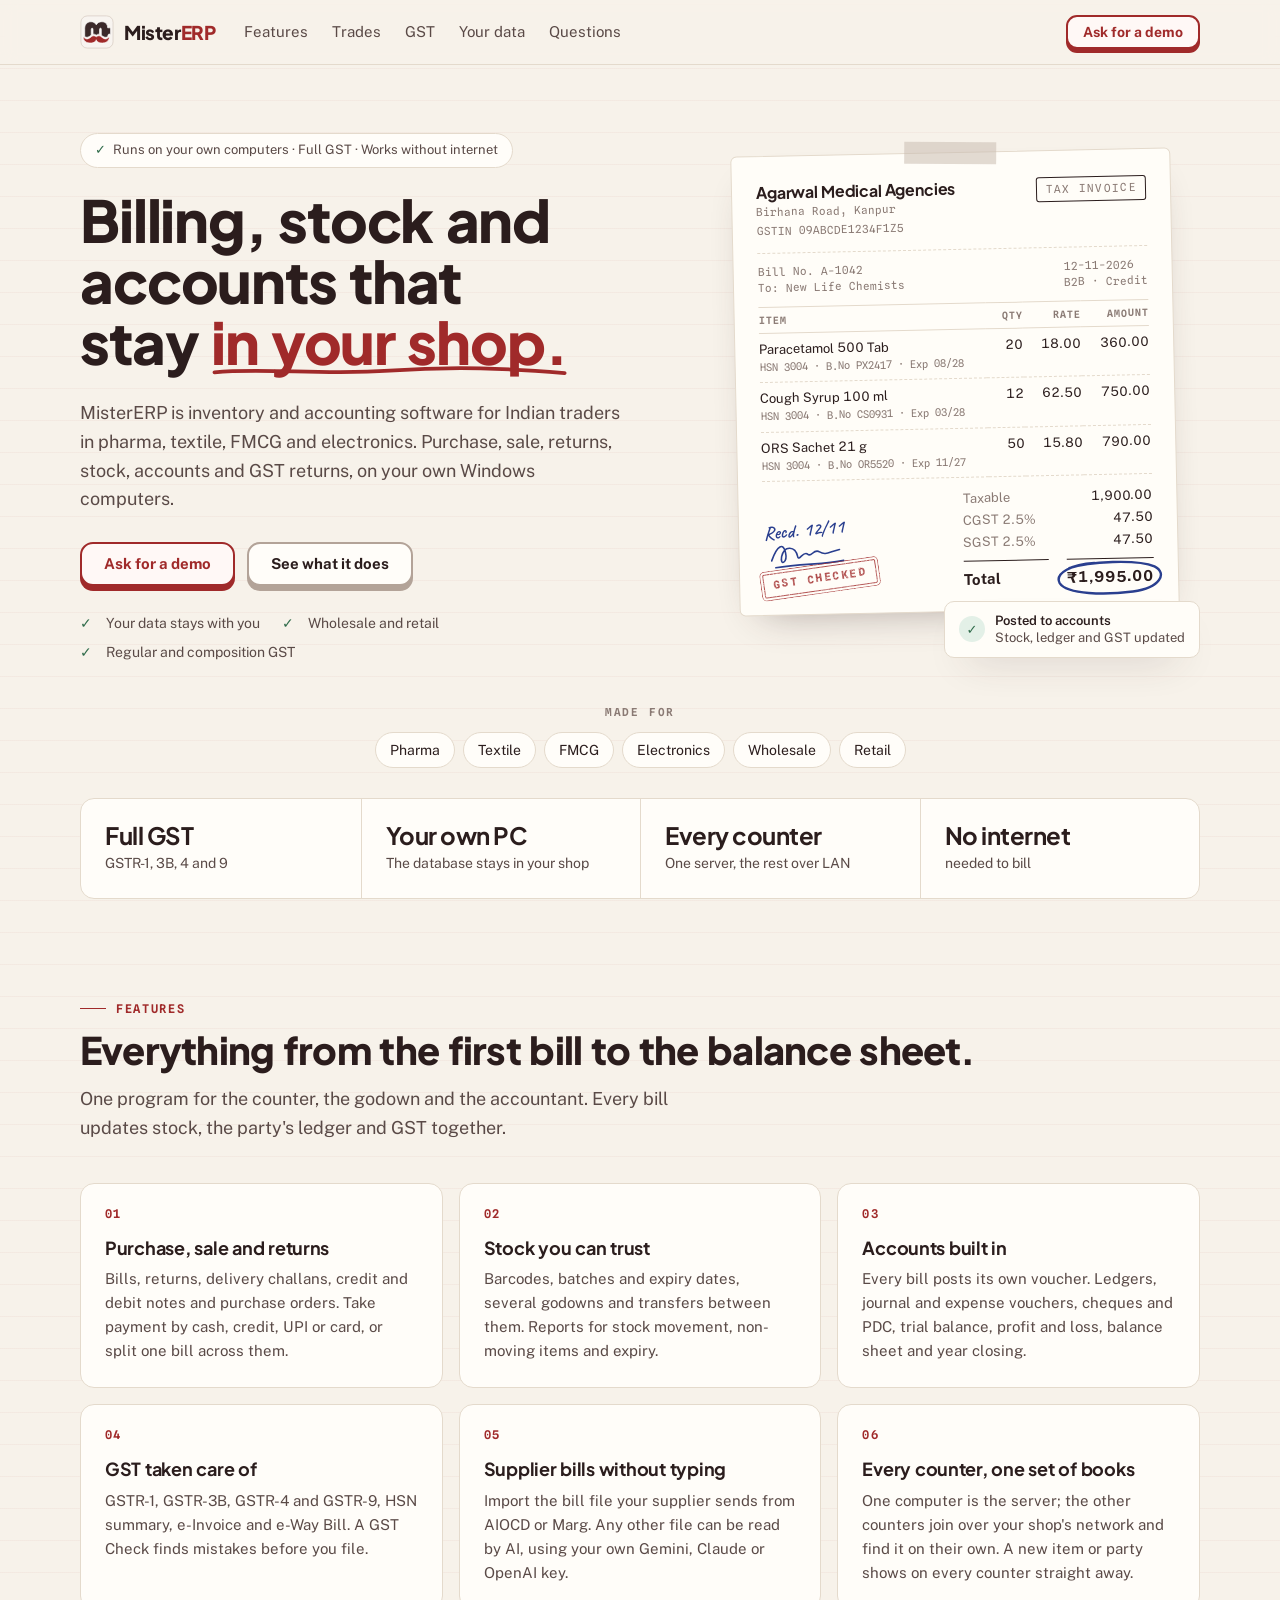
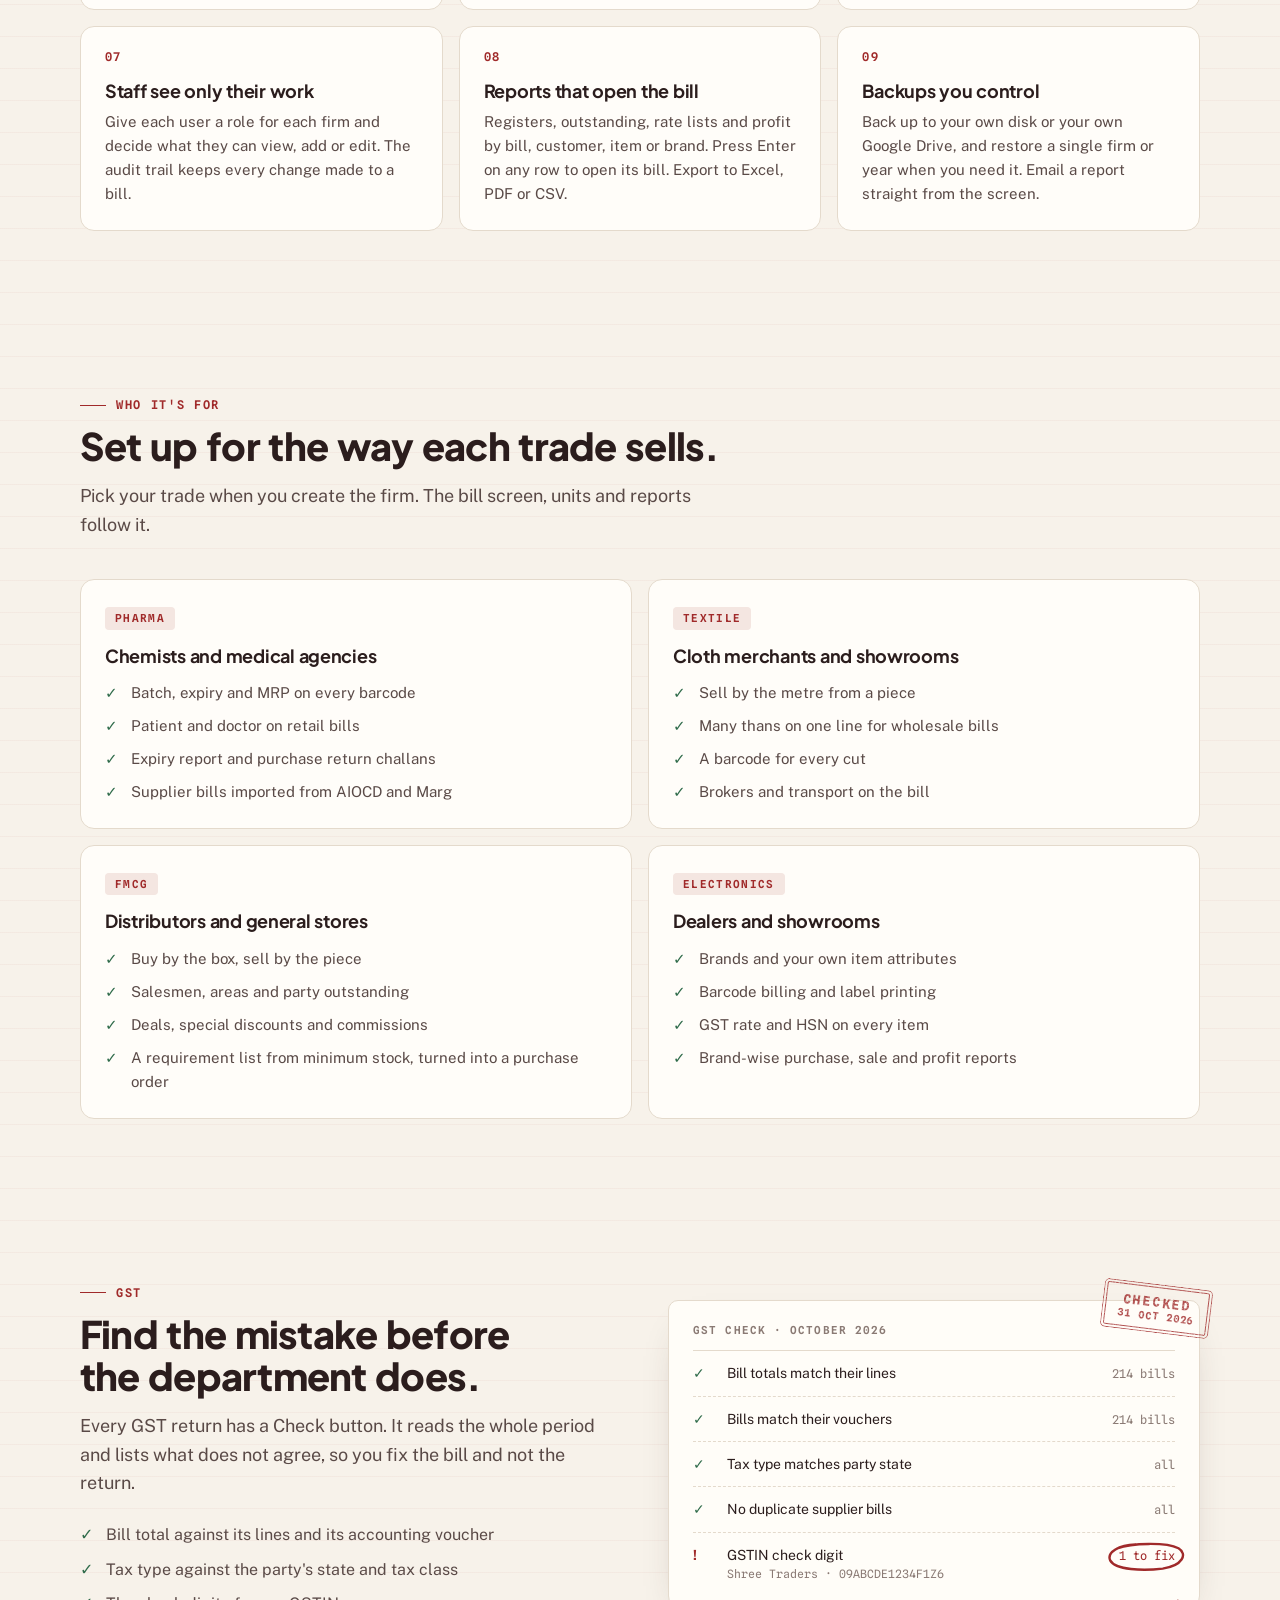
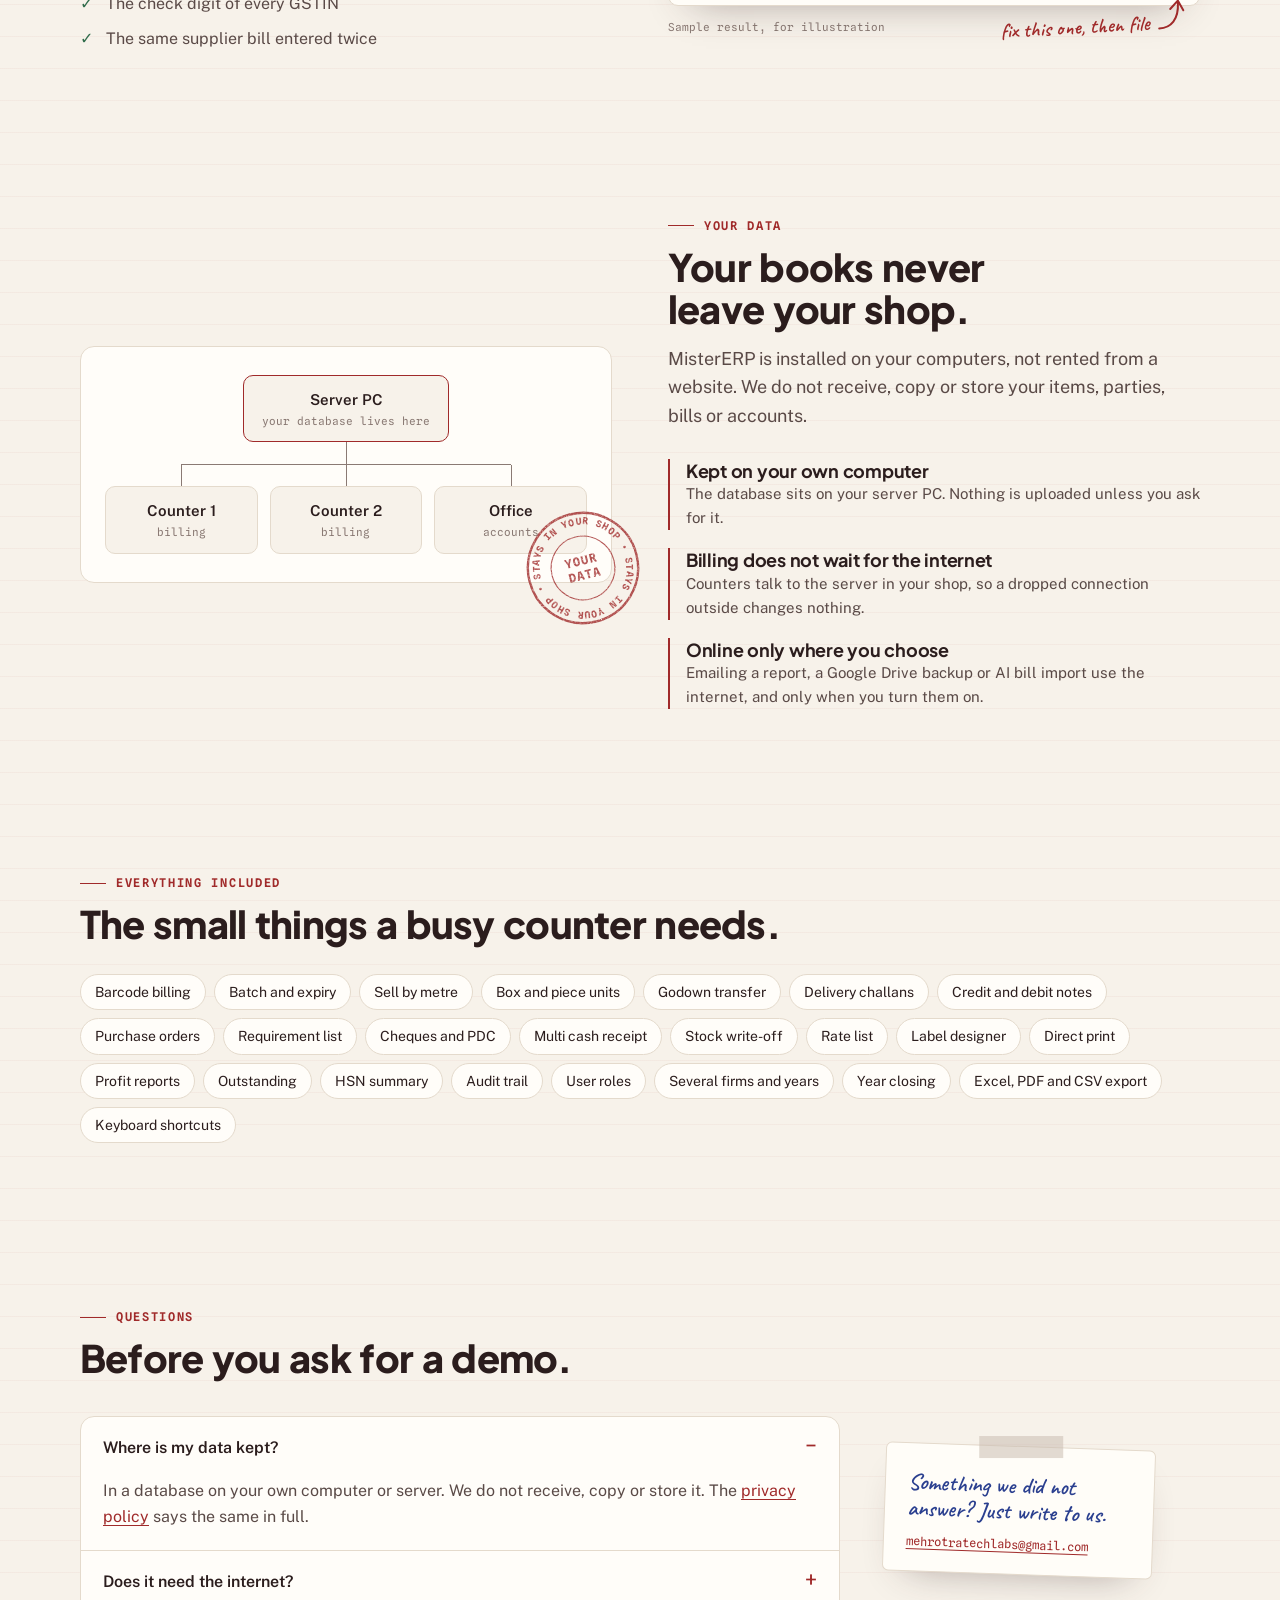
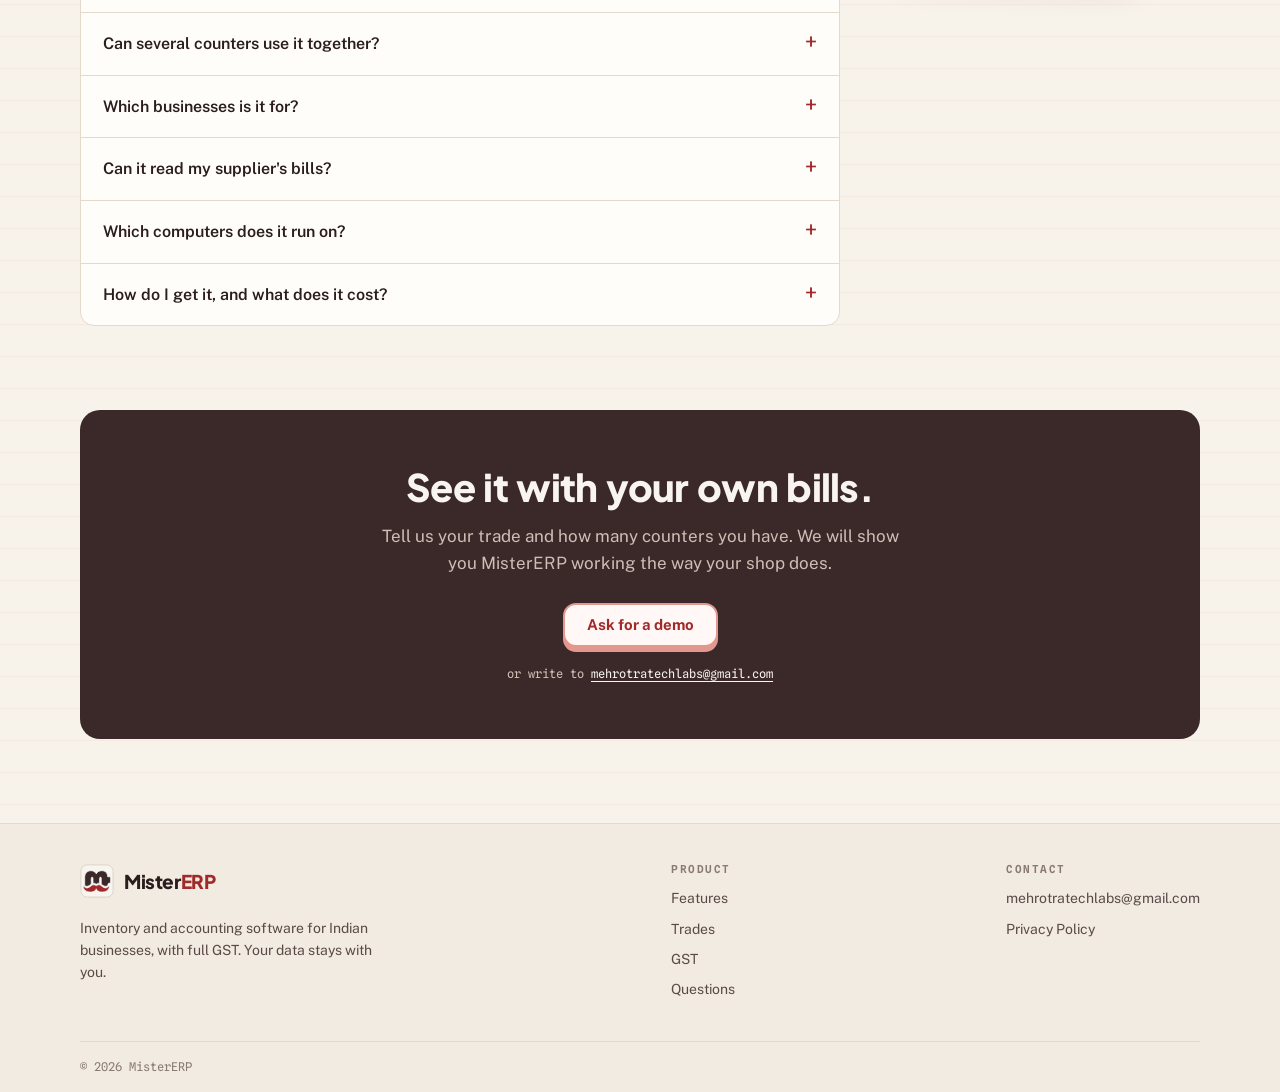
<file: index.html>
<!doctype html>
<html lang="en">
<head>
  <meta charset="utf-8">
  <meta name="viewport" content="width=device-width, initial-scale=1">
  <title>MisterERP: billing, stock, accounts and GST for Indian traders</title>
  <meta name="description" content="MisterERP: inventory and accounting software for Indian businesses, with full GST. For pharma, textile, FMCG and electronics traders. Runs on your own Windows computers; your data stays with you.">
  <meta name="theme-color" content="#f7f2ea">
  <meta property="og:title" content="MisterERP">
  <meta property="og:description" content="Billing, stock, accounts and GST for Indian traders. Runs on your own computers.">
  <meta property="og:type" content="website">
  <meta property="og:url" content="https://mrerp.in/">
  <meta property="og:image" content="https://mrerp.in/apple-touch-icon.png">
  <link rel="icon" href="favicon.ico" sizes="48x48">
  <link rel="icon" href="favicon.svg" type="image/svg+xml">
  <link rel="apple-touch-icon" href="apple-touch-icon.png">
  <link rel="preconnect" href="https://fonts.googleapis.com">
  <link rel="preconnect" href="https://fonts.gstatic.com" crossorigin>
  <link rel="stylesheet" href="https://fonts.googleapis.com/css2?family=Plus+Jakarta+Sans:wght@600..800&amp;family=Public+Sans:wght@400..700&amp;family=Spline+Sans+Mono:wght@400..700&amp;family=Caveat:wght@500..700&amp;display=swap">
  <link rel="stylesheet" href="style.css">
</head>
<body>
  <header class="top">
    <div class="wrap">
      <a class="brand" href="./"><img src="favicon.svg" alt="" width="34" height="34"><span>Mister<em>ERP</em></span></a>
      <nav class="nav" aria-label="Sections">
        <a href="#features">Features</a>
        <a href="#trades">Trades</a>
        <a href="#gst">GST</a>
        <a href="#data">Your data</a>
        <a href="#questions">Questions</a>
      </nav>
      <a class="btn small" href="mailto:mehrotratechlabs@gmail.com?subject=MisterERP%20demo">Ask for a demo</a>
    </div>
  </header>

  <main>
    <section class="hero">
      <div class="wrap">
        <div>
          <p class="pill"><b>✓</b> Runs on your own computers · Full GST · Works without internet</p>
          <h1>Billing, stock and accounts that stay <em>in your shop.</em></h1>
          <p class="lede">MisterERP is inventory and accounting software for Indian traders in pharma, textile, FMCG and electronics. Purchase, sale, returns, stock, accounts and GST returns, on your own Windows computers.</p>
          <div class="cta">
            <a class="btn" href="mailto:mehrotratechlabs@gmail.com?subject=MisterERP%20demo">Ask for a demo</a>
            <a class="btn ghost" href="#features">See what it does</a>
          </div>
          <ul class="ticks">
            <li>Your data stays with you</li>
            <li>Wholesale and retail</li>
            <li>Regular and composition GST</li>
          </ul>
        </div>

        <div class="hero-art" role="img" aria-label="Illustration: a GST tax invoice with batch numbers, tax split and total, a GST checked stamp and a handwritten received note.">
          <div class="sheet bill" aria-hidden="true">
            <div class="bill-head">
              <div>
                <strong>Agarwal Medical Agencies</strong>
                <span>Birhana Road, Kanpur<br>GSTIN 09ABCDE1234F1Z5</span>
              </div>
              <span class="bill-tag">TAX INVOICE</span>
            </div>
            <div class="bill-meta">
              <span>Bill No. A-1042<br>To: New Life Chemists</span>
              <span>12-11-2026<br>B2B · Credit</span>
            </div>
            <table>
              <thead>
                <tr><th>Item</th><th>Qty</th><th>Rate</th><th>Amount</th></tr>
              </thead>
              <tbody>
                <tr><td>Paracetamol 500 Tab<small>HSN 3004 · B.No PX2417 · Exp 08/28</small></td><td>20</td><td>18.00</td><td>360.00</td></tr>
                <tr><td>Cough Syrup 100 ml<small>HSN 3004 · B.No CS0931 · Exp 03/28</small></td><td>12</td><td>62.50</td><td>750.00</td></tr>
                <tr><td>ORS Sachet 21 g<small>HSN 3004 · B.No OR5520 · Exp 11/27</small></td><td>50</td><td>15.80</td><td>790.00</td></tr>
              </tbody>
            </table>
            <div class="bill-foot">
              <div class="bill-marks">
                <span class="hand">Recd. 12/11</span>
                <svg viewBox="0 0 78 30" fill="none" stroke="currentColor" stroke-width="1.6" stroke-linecap="round"><path d="M2 20C8 4 14 2 16 12s-6 14-4 4c3-12 14-10 16 0 1 6 6-6 10-2s6-6 12-2 10 0 20-2M6 27c24-4 49-2 68-6"/></svg>
                <span class="stamp">GST checked</span>
              </div>
              <dl class="bill-sum">
                <dt>Taxable</dt><dd>1,900.00</dd>
                <dt>CGST 2.5%</dt><dd>47.50</dd>
                <dt>SGST 2.5%</dt><dd>47.50</dd>
                <dt class="total">Total</dt><dd class="total"><span class="circled">₹1,995.00</span></dd>
              </dl>
            </div>
          </div>
          <div class="sheet slip" aria-hidden="true">
            <i>✓</i>
            <span><b>Posted to accounts</b>Stock, ledger and GST updated</span>
          </div>
        </div>
      </div>
    </section>

    <section class="facts">
      <div class="wrap">
        <p class="facts-label">Made for</p>
        <ul class="chips">
          <li>Pharma</li>
          <li>Textile</li>
          <li>FMCG</li>
          <li>Electronics</li>
          <li>Wholesale</li>
          <li>Retail</li>
        </ul>
        <div class="facts-grid">
          <div><strong>Full GST</strong><span>GSTR-1, 3B, 4 and 9</span></div>
          <div><strong>Your own PC</strong><span>The database stays in your shop</span></div>
          <div><strong>Every counter</strong><span>One server, the rest over LAN</span></div>
          <div><strong>No internet</strong><span>needed to bill</span></div>
        </div>
      </div>
    </section>

    <section id="features">
      <div class="wrap">
        <p class="kicker">Features</p>
        <h2>Everything from the first bill to the balance sheet.</h2>
        <p class="lede">One program for the counter, the godown and the accountant. Every bill updates stock, the party's ledger and GST together.</p>

        <div class="grid three">
          <article class="card">
            <span class="num">01</span>
            <h3>Purchase, sale and returns</h3>
            <p>Bills, returns, delivery challans, credit and debit notes and purchase orders. Take payment by cash, credit, UPI or card, or split one bill across them.</p>
          </article>
          <article class="card">
            <span class="num">02</span>
            <h3>Stock you can trust</h3>
            <p>Barcodes, batches and expiry dates, several godowns and transfers between them. Reports for stock movement, non-moving items and expiry.</p>
          </article>
          <article class="card">
            <span class="num">03</span>
            <h3>Accounts built in</h3>
            <p>Every bill posts its own voucher. Ledgers, journal and expense vouchers, cheques and PDC, trial balance, profit and loss, balance sheet and year closing.</p>
          </article>
          <article class="card">
            <span class="num">04</span>
            <h3>GST taken care of</h3>
            <p>GSTR-1, GSTR-3B, GSTR-4 and GSTR-9, HSN summary, e-Invoice and e-Way Bill. A GST Check finds mistakes before you file.</p>
          </article>
          <article class="card">
            <span class="num">05</span>
            <h3>Supplier bills without typing</h3>
            <p>Import the bill file your supplier sends from AIOCD or Marg. Any other file can be read by AI, using your own Gemini, Claude or OpenAI key.</p>
          </article>
          <article class="card">
            <span class="num">06</span>
            <h3>Every counter, one set of books</h3>
            <p>One computer is the server; the other counters join over your shop's network and find it on their own. A new item or party shows on every counter straight away.</p>
          </article>
          <article class="card">
            <span class="num">07</span>
            <h3>Staff see only their work</h3>
            <p>Give each user a role for each firm and decide what they can view, add or edit. The audit trail keeps every change made to a bill.</p>
          </article>
          <article class="card">
            <span class="num">08</span>
            <h3>Reports that open the bill</h3>
            <p>Registers, outstanding, rate lists and profit by bill, customer, item or brand. Press Enter on any row to open its bill. Export to Excel, PDF or CSV.</p>
          </article>
          <article class="card">
            <span class="num">09</span>
            <h3>Backups you control</h3>
            <p>Back up to your own disk or your own Google Drive, and restore a single firm or year when you need it. Email a report straight from the screen.</p>
          </article>
        </div>
      </div>
    </section>

    <section id="trades">
      <div class="wrap">
        <p class="kicker">Who it's for</p>
        <h2>Set up for the way each trade sells.</h2>
        <p class="lede">Pick your trade when you create the firm. The bill screen, units and reports follow it.</p>

        <div class="grid two">
          <article class="card">
            <span class="tag">Pharma</span>
            <h3>Chemists and medical agencies</h3>
            <ul class="ticks">
              <li>Batch, expiry and MRP on every barcode</li>
              <li>Patient and doctor on retail bills</li>
              <li>Expiry report and purchase return challans</li>
              <li>Supplier bills imported from AIOCD and Marg</li>
            </ul>
          </article>
          <article class="card">
            <span class="tag">Textile</span>
            <h3>Cloth merchants and showrooms</h3>
            <ul class="ticks">
              <li>Sell by the metre from a piece</li>
              <li>Many thans on one line for wholesale bills</li>
              <li>A barcode for every cut</li>
              <li>Brokers and transport on the bill</li>
            </ul>
          </article>
          <article class="card">
            <span class="tag">FMCG</span>
            <h3>Distributors and general stores</h3>
            <ul class="ticks">
              <li>Buy by the box, sell by the piece</li>
              <li>Salesmen, areas and party outstanding</li>
              <li>Deals, special discounts and commissions</li>
              <li>A requirement list from minimum stock, turned into a purchase order</li>
            </ul>
          </article>
          <article class="card">
            <span class="tag">Electronics</span>
            <h3>Dealers and showrooms</h3>
            <ul class="ticks">
              <li>Brands and your own item attributes</li>
              <li>Barcode billing and label printing</li>
              <li>GST rate and HSN on every item</li>
              <li>Brand-wise purchase, sale and profit reports</li>
            </ul>
          </article>
        </div>
      </div>
    </section>

    <section id="gst">
      <div class="wrap split">
        <div>
          <p class="kicker">GST</p>
          <h2>Find the mistake before the department does.</h2>
          <p class="lede">Every GST return has a Check button. It reads the whole period and lists what does not agree, so you fix the bill and not the return.</p>
          <ul class="ticks">
            <li>Bill total against its lines and its accounting voucher</li>
            <li>Tax type against the party's state and tax class</li>
            <li>The check digit of every GSTIN</li>
            <li>The same supplier bill entered twice</li>
          </ul>
        </div>
        <div>
          <div class="sheet check" role="img" aria-label="Illustration: a GST Check result with four checks passed and one GSTIN to correct.">
            <div class="check-head" aria-hidden="true"><span>GST Check · October 2026</span></div>
            <span class="stamp big" aria-hidden="true">Checked<small>31 Oct 2026</small></span>
            <ul aria-hidden="true">
              <li><i>✓</i>Bill totals match their lines<span>214 bills</span></li>
              <li><i>✓</i>Bills match their vouchers<span>214 bills</span></li>
              <li><i>✓</i>Tax type matches party state<span>all</span></li>
              <li><i>✓</i>No duplicate supplier bills<span>all</span></li>
              <li class="warn"><i>!</i><div>GSTIN check digit<small>Shree Traders · 09ABCDE1234F1Z6</small></div><span><span class="circled red">1 to fix</span></span></li>
            </ul>
          </div>
          <div class="check-notes" aria-hidden="true">
            <p class="art-note">Sample result, for illustration</p>
            <p class="hand red">fix this one, then file<svg viewBox="0 0 30 34" fill="none" stroke="currentColor" stroke-width="2" stroke-linecap="round" stroke-linejoin="round"><path d="M3 30c12 0 20-8 20-25M15 11l8-8 5 10"/></svg></p>
          </div>
        </div>
      </div>
    </section>

    <section id="data">
      <div class="wrap split">
        <div>
          <div class="lan" role="img" aria-label="Diagram: one server computer in the shop holds the database; two counters and the office connect to it over the shop's network.">
            <div aria-hidden="true">
              <span class="node main">Server PC<small>your database lives here</small></span>
              <div class="wire"></div>
              <div class="lan-row">
                <span class="node">Counter 1<small>billing</small></span>
                <span class="node">Counter 2<small>billing</small></span>
                <span class="node">Office<small>accounts</small></span>
              </div>
              <svg class="seal" viewBox="0 0 120 120">
                <defs><path id="seal-arc" d="M15 60a45 45 0 1 1 90 0a45 45 0 1 1-90 0"/></defs>
                <circle cx="60" cy="60" r="57" stroke-width="2.5"/>
                <circle cx="60" cy="60" r="33" stroke-width="1.2"/>
                <text><textPath href="#seal-arc" textLength="276">STAYS IN YOUR SHOP • STAYS IN YOUR SHOP • </textPath></text>
                <text class="mid" x="60" y="57" text-anchor="middle">YOUR</text>
                <text class="mid" x="60" y="72" text-anchor="middle">DATA</text>
              </svg>
            </div>
          </div>
        </div>
        <div>
          <p class="kicker">Your data</p>
          <h2>Your books never leave your shop.</h2>
          <p class="lede">MisterERP is installed on your computers, not rented from a website. We do not receive, copy or store your items, parties, bills or accounts.</p>
          <div class="points">
            <div>
              <h3>Kept on your own computer</h3>
              <p>The database sits on your server PC. Nothing is uploaded unless you ask for it.</p>
            </div>
            <div>
              <h3>Billing does not wait for the internet</h3>
              <p>Counters talk to the server in your shop, so a dropped connection outside changes nothing.</p>
            </div>
            <div>
              <h3>Online only where you choose</h3>
              <p>Emailing a report, a Google Drive backup or AI bill import use the internet, and only when you turn them on.</p>
            </div>
          </div>
        </div>
      </div>
    </section>

    <section>
      <div class="wrap">
        <p class="kicker">Everything included</p>
        <h2>The small things a busy counter needs.</h2>
        <ul class="chips left">
          <li>Barcode billing</li>
          <li>Batch and expiry</li>
          <li>Sell by metre</li>
          <li>Box and piece units</li>
          <li>Godown transfer</li>
          <li>Delivery challans</li>
          <li>Credit and debit notes</li>
          <li>Purchase orders</li>
          <li>Requirement list</li>
          <li>Cheques and PDC</li>
          <li>Multi cash receipt</li>
          <li>Stock write-off</li>
          <li>Rate list</li>
          <li>Label designer</li>
          <li>Direct print</li>
          <li>Profit reports</li>
          <li>Outstanding</li>
          <li>HSN summary</li>
          <li>Audit trail</li>
          <li>User roles</li>
          <li>Several firms and years</li>
          <li>Year closing</li>
          <li>Excel, PDF and CSV export</li>
          <li>Keyboard shortcuts</li>
        </ul>
      </div>
    </section>

    <section id="questions">
      <div class="wrap">
        <p class="kicker">Questions</p>
        <h2>Before you ask for a demo.</h2>
        <div class="faq-row">
          <div class="faq">
            <details open>
              <summary>Where is my data kept?</summary>
              <p>In a database on your own computer or server. We do not receive, copy or store it. The <a href="privacy.html">privacy policy</a> says the same in full.</p>
            </details>
            <details>
              <summary>Does it need the internet?</summary>
              <p>Not for billing, stock, accounts or reports. The internet is used only for what you turn on yourself: emailing reports, backups to your Google Drive and AI bill import.</p>
            </details>
            <details>
              <summary>Can several counters use it together?</summary>
              <p>Yes. One computer is the server and the other counters connect over your shop's network. They find the server on their own, even after its address changes.</p>
            </details>
            <details>
              <summary>Which businesses is it for?</summary>
              <p>Pharma, textile, FMCG and electronics traders, wholesale or retail, registered as regular or composition dealers under GST.</p>
            </details>
            <details>
              <summary>Can it read my supplier's bills?</summary>
              <p>Yes. Purchase import reads the AIOCD invoice file and Marg's bill export formats. A file it cannot read can be passed to AI import, which runs on your own Gemini, Claude or OpenAI key.</p>
            </details>
            <details>
              <summary>Which computers does it run on?</summary>
              <p>Windows 10 and Windows 11.</p>
            </details>
            <details>
              <summary>How do I get it, and what does it cost?</summary>
              <p>Write to <a href="mailto:mehrotratechlabs@gmail.com?subject=MisterERP%20demo">mehrotratechlabs@gmail.com</a>. We will show it to you with your own kind of bills and tell you the price for your shop.</p>
            </details>
          </div>
          <aside class="sheet pinned hand">Something we did not answer? Just write to us.<a href="mailto:mehrotratechlabs@gmail.com">mehrotratechlabs@gmail.com</a></aside>
        </div>
      </div>
    </section>

    <section class="band">
      <div class="wrap">
        <div class="band-box">
          <h2>See it with your own bills.</h2>
          <p>Tell us your trade and how many counters you have. We will show you MisterERP working the way your shop does.</p>
          <a class="btn light" href="mailto:mehrotratechlabs@gmail.com?subject=MisterERP%20demo">Ask for a demo</a>
          <small>or write to <a href="mailto:mehrotratechlabs@gmail.com">mehrotratechlabs@gmail.com</a></small>
        </div>
      </div>
    </section>
  </main>

  <footer class="foot">
    <div class="wrap">
      <div>
        <a class="brand" href="./"><img src="favicon.svg" alt="" width="34" height="34"><span>Mister<em>ERP</em></span></a>
        <p>Inventory and accounting software for Indian businesses, with full GST. Your data stays with you.</p>
      </div>
      <nav aria-label="Product">
        <b>Product</b>
        <a href="#features">Features</a>
        <a href="#trades">Trades</a>
        <a href="#gst">GST</a>
        <a href="#questions">Questions</a>
      </nav>
      <nav aria-label="Contact and legal">
        <b>Contact</b>
        <a href="mailto:mehrotratechlabs@gmail.com">mehrotratechlabs@gmail.com</a>
        <a href="privacy.html">Privacy Policy</a>
      </nav>
    </div>
    <div class="wrap foot-end">© 2026 MisterERP</div>
  </footer>
</body>
</html>
</file>
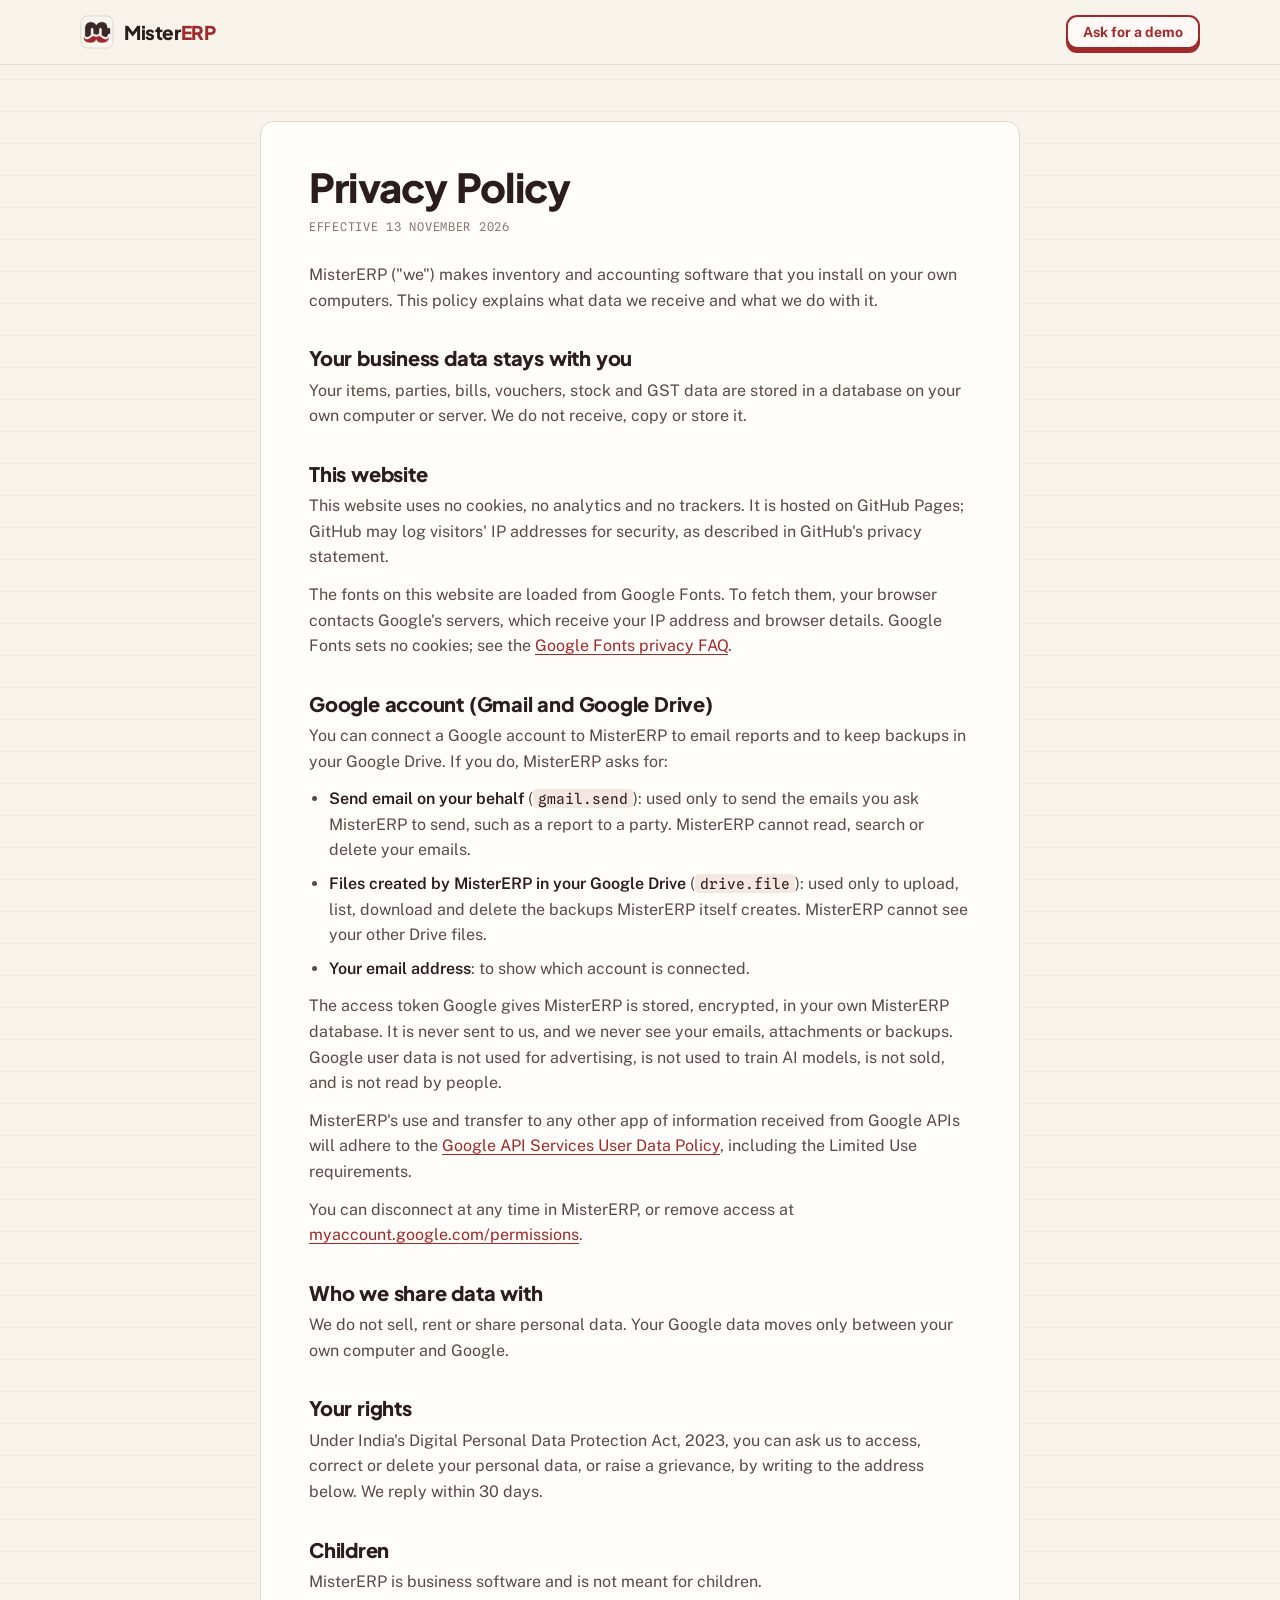
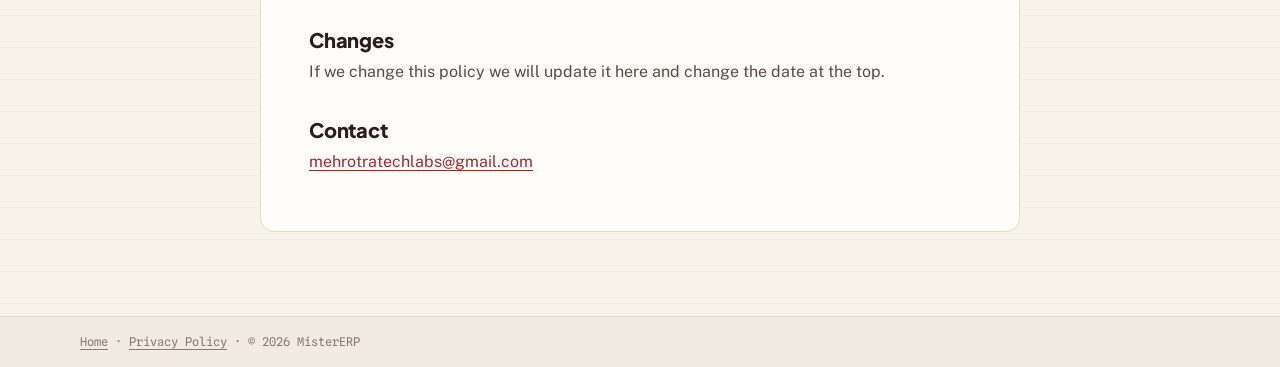
<file: privacy.html>
<!doctype html>
<html lang="en">
<head>
  <meta charset="utf-8">
  <meta name="viewport" content="width=device-width, initial-scale=1">
  <title>Privacy Policy · MisterERP</title>
  <meta name="description" content="How MisterERP handles your data.">
  <meta name="theme-color" content="#f7f2ea">
  <link rel="icon" href="favicon.ico" sizes="48x48">
  <link rel="icon" href="favicon.svg" type="image/svg+xml">
  <link rel="apple-touch-icon" href="apple-touch-icon.png">
  <link rel="preconnect" href="https://fonts.googleapis.com">
  <link rel="preconnect" href="https://fonts.gstatic.com" crossorigin>
  <link rel="stylesheet" href="https://fonts.googleapis.com/css2?family=Plus+Jakarta+Sans:wght@600..800&amp;family=Public+Sans:wght@400..700&amp;family=Spline+Sans+Mono:wght@400..700&amp;family=Caveat:wght@500..700&amp;display=swap">
  <link rel="stylesheet" href="style.css">
</head>
<body>
  <header class="top">
    <div class="wrap">
      <a class="brand" href="./"><img src="favicon.svg" alt="" width="34" height="34"><span>Mister<em>ERP</em></span></a>
      <a class="btn small" href="mailto:mehrotratechlabs@gmail.com?subject=MisterERP%20demo">Ask for a demo</a>
    </div>
  </header>

  <main class="page">
    <div class="wrap">
      <article class="prose">
        <h1>Privacy Policy</h1>
        <p class="date">Effective 13 November 2026</p>

        <p>MisterERP ("we") makes inventory and accounting software that you install on your own computers. This policy explains what data we receive and what we do with it.</p>

        <h2>Your business data stays with you</h2>
        <p>Your items, parties, bills, vouchers, stock and GST data are stored in a database on your own computer or server. We do not receive, copy or store it.</p>

        <h2>This website</h2>
        <p>This website uses no cookies, no analytics and no trackers. It is hosted on GitHub Pages; GitHub may log visitors' IP addresses for security, as described in GitHub's privacy statement.</p>
        <p>The fonts on this website are loaded from Google Fonts. To fetch them, your browser contacts Google's servers, which receive your IP address and browser details. Google Fonts sets no cookies; see the <a href="https://developers.google.com/fonts/faq/privacy">Google Fonts privacy FAQ</a>.</p>

        <h2>Google account (Gmail and Google Drive)</h2>
        <p>You can connect a Google account to MisterERP to email reports and to keep backups in your Google Drive. If you do, MisterERP asks for:</p>
        <ul>
          <li><b>Send email on your behalf</b> (<code>gmail.send</code>): used only to send the emails you ask MisterERP to send, such as a report to a party. MisterERP cannot read, search or delete your emails.</li>
          <li><b>Files created by MisterERP in your Google Drive</b> (<code>drive.file</code>): used only to upload, list, download and delete the backups MisterERP itself creates. MisterERP cannot see your other Drive files.</li>
          <li><b>Your email address</b>: to show which account is connected.</li>
        </ul>
        <p>The access token Google gives MisterERP is stored, encrypted, in your own MisterERP database. It is never sent to us, and we never see your emails, attachments or backups. Google user data is not used for advertising, is not used to train AI models, is not sold, and is not read by people.</p>
        <p>MisterERP's use and transfer to any other app of information received from Google APIs will adhere to the <a href="https://developers.google.com/terms/api-services-user-data-policy">Google API Services User Data Policy</a>, including the Limited Use requirements.</p>
        <p>You can disconnect at any time in MisterERP, or remove access at <a href="https://myaccount.google.com/permissions">myaccount.google.com/permissions</a>.</p>

        <h2>Who we share data with</h2>
        <p>We do not sell, rent or share personal data. Your Google data moves only between your own computer and Google.</p>

        <h2>Your rights</h2>
        <p>Under India's Digital Personal Data Protection Act, 2023, you can ask us to access, correct or delete your personal data, or raise a grievance, by writing to the address below. We reply within 30 days.</p>

        <h2>Children</h2>
        <p>MisterERP is business software and is not meant for children.</p>

        <h2>Changes</h2>
        <p>If we change this policy we will update it here and change the date at the top.</p>

        <h2>Contact</h2>
        <p><a href="mailto:mehrotratechlabs@gmail.com">mehrotratechlabs@gmail.com</a></p>
      </article>
    </div>
  </main>

  <footer class="foot">
    <div class="wrap foot-end"><a href="./">Home</a> · <a href="privacy.html">Privacy Policy</a> · © 2026 MisterERP</div>
  </footer>
</body>
</html>
</file>
<file: style.css>
/* MisterERP website: ruled-paper theme. Fonts from Google Fonts (linked in each page), no scripts. */

:root {
  color-scheme: light;
  --paper: #f7f2ea;
  --card: #fffdf9;
  --ink: #2b1d1d;
  --body: #5a4a47;
  --muted: #8a7a74;
  --line: #e4dacc;
  --rule: rgba(160, 42, 42, .045);
  --accent: #a02a2a;
  --accent-soft: #f4e6e1;
  --ok: #2f6b4a;
  --btn: #a02a2a;
  --band: #3b2929;
  --band-ink: #f8f4f0;
  --band-muted: #cdbfb6;
  --shadow: 0 18px 40px -24px rgba(59, 41, 41, .45);
  --sans: "Public Sans", "Segoe UI Variable Text", "Segoe UI", system-ui, -apple-system, Roboto, "Helvetica Neue", Arial, sans-serif;
  --display: "Plus Jakarta Sans", "Segoe UI Variable Display", "Segoe UI", system-ui, -apple-system, Roboto, "Helvetica Neue", Arial, sans-serif;
  --hand: "Caveat", "Segoe Print", "Bradley Hand", cursive;
  --pen: #2a3f8f;
  --ink-mask: url("data:image/svg+xml,%3Csvg xmlns='http://www.w3.org/2000/svg' width='220' height='220'%3E%3Cfilter id='n' x='0' y='0' width='100%25' height='100%25'%3E%3CfeTurbulence type='fractalNoise' baseFrequency='.85' numOctaves='2' seed='7'/%3E%3CfeColorMatrix values='0 0 0 0 0  0 0 0 0 0  0 0 0 0 0  -2.4 0 0 0 2.15'/%3E%3C/filter%3E%3Crect width='100%25' height='100%25' filter='url(%23n)'/%3E%3C/svg%3E");
  --mono: "Spline Sans Mono", ui-monospace, "Cascadia Mono", "Cascadia Code", Consolas, "SF Mono", Menlo, monospace;
}

*, *::before, *::after { box-sizing: border-box; }

html { scroll-behavior: smooth; scroll-padding-top: 84px; -webkit-text-size-adjust: 100%; }
@media (prefers-reduced-motion: reduce) { html { scroll-behavior: auto; } }

body {
  margin: 0;
  background-color: var(--paper);
  background-image: repeating-linear-gradient(0deg, transparent 0 31px, var(--rule) 31px 32px);
  color: var(--body);
  font: 16px/1.6 var(--sans);
  display: flex; flex-direction: column; min-height: 100vh;
}
main { flex: 1; }

h1, h2, h3 { color: var(--ink); font-family: var(--display); font-weight: 800; letter-spacing: -.02em; word-spacing: .06em; margin: 0; text-wrap: balance; }
h1 { font-size: clamp(36px, 5.6vw, 58px); line-height: 1.05; }
h2 { font-size: clamp(27px, 3.6vw, 38px); line-height: 1.12; }
h3 { font-size: 18px; line-height: 1.3; font-weight: 700; letter-spacing: -.015em; }
p { margin: 0; }
a { color: var(--accent); text-underline-offset: 3px; }
a:focus-visible, summary:focus-visible { outline: 2px solid var(--accent); outline-offset: 3px; border-radius: 4px; }
b, strong { color: var(--ink); font-weight: 600; }
code { font-family: var(--mono); font-size: .9em; background: var(--accent-soft); color: var(--ink); padding: 1px 5px; border-radius: 4px; }

.wrap { width: min(1120px, 100% - 40px); margin-inline: auto; }
@media (max-width: 600px) { .wrap { width: calc(100% - 32px); } }

/* Header */
.top { position: sticky; top: 0; z-index: 10; background: color-mix(in srgb, var(--paper) 88%, transparent); backdrop-filter: blur(8px); -webkit-backdrop-filter: blur(8px); border-bottom: 1px solid var(--line); }
.top .wrap { display: flex; align-items: center; gap: 28px; height: 64px; }
.brand { display: inline-flex; align-items: center; gap: 10px; color: var(--ink); font: 800 19px/1 var(--display); letter-spacing: -.02em; text-decoration: none; }
.brand img { width: 34px; height: 34px; display: block; }
.brand em { font-style: normal; color: var(--accent); }
.nav { display: flex; gap: 24px; margin-right: auto; }
.nav a { color: var(--body); font-size: 15px; text-decoration: none; }
.nav a:hover { color: var(--ink); }
.top .btn { margin-left: auto; }
.nav + .btn { margin-left: 0; }
@media (max-width: 760px) { .nav { display: none; } .nav + .btn { margin-left: auto; } }

/* Buttons */
.btn { --edge: var(--btn); --face: #fff8f6; --depth: 5px; display: inline-flex; align-items: center; gap: 8px; padding: 11px 22px; border: 2px solid var(--edge); border-radius: 13px; background: var(--face); color: var(--edge); font: 700 15px/1.2 var(--sans); text-decoration: none; white-space: nowrap; box-shadow: 0 var(--depth) 0 var(--edge); transition: transform .14s ease, box-shadow .14s ease; }
.btn:hover { transform: translateY(-1px) rotate(-2deg); box-shadow: 1px calc(var(--depth) + 2px) 0 var(--edge); }
.btn:active { transform: translateY(var(--depth)); box-shadow: 0 0 0 var(--edge); }
.btn.small { --depth: 4px; padding: 7px 15px; border-radius: 11px; font-size: 14px; }
.btn.ghost { --edge: #b3a398; --face: var(--card); color: var(--ink); }
.btn.light { --edge: #e2988f; color: var(--btn); }
@media (prefers-reduced-motion: reduce) { .btn { transition: none; } }

/* Shared bits */
.kicker { display: flex; align-items: center; gap: 10px; margin-bottom: 14px; color: var(--accent); font: 600 12px/1 var(--mono); letter-spacing: .14em; text-transform: uppercase; }
.kicker::before { content: ""; width: 26px; height: 1px; background: currentColor; }
.lede { margin-top: 14px; max-width: 620px; font-size: 18px; line-height: 1.6; }
section { padding: 84px 0; }
@media (max-width: 760px) { section { padding: 56px 0; } }
.ticks { list-style: none; margin: 0; padding: 0; display: grid; gap: 9px; }
.ticks li { position: relative; padding-left: 26px; }
.ticks li::before { content: "✓"; position: absolute; left: 0; top: 0; color: var(--ok); font-weight: 700; }

/* Hero */
.hero { padding: 68px 0 44px; }
.hero .wrap { display: grid; grid-template-columns: 1.08fr .92fr; gap: 56px; align-items: center; }
.hero .wrap > *, .split > * { min-width: 0; }
.pill { display: inline-block; margin-bottom: 22px; padding: 6px 14px; border: 1px solid var(--line); border-radius: 999px; background: var(--card); color: var(--body); font-size: 13px; }
.pill b { margin-right: 4px; color: var(--ok); }
.hero h1 em { display: inline-block; padding-bottom: .08em; font-style: normal; color: var(--accent); background: url("data:image/svg+xml,%3Csvg xmlns='http://www.w3.org/2000/svg' viewBox='0 0 300 14' preserveAspectRatio='none'%3E%3Cpath d='M3 8 C 45 2 95 12 150 6 S 250 3 297 9' fill='none' stroke='%23a02a2a' stroke-width='4' stroke-linecap='round' vector-effect='non-scaling-stroke'/%3E%3C/svg%3E") no-repeat 0 100% / 100% .2em; }
.hero .lede { max-width: 540px; margin-top: 22px; }
.cta { display: flex; flex-wrap: wrap; gap: 12px; margin-top: 28px; }
.hero .ticks { display: flex; flex-wrap: wrap; gap: 6px 22px; margin-top: 26px; font-size: 14px; }
.hero-art { position: relative; padding: 14px 8px 46px; }
@media (max-width: 900px) {
  .hero { padding-top: 44px; }
  .hero .wrap { grid-template-columns: 1fr; gap: 40px; }
}

/* Paper sheets */
.sheet {
  background: #fffdf8; color: var(--body); border: 1px solid var(--line); border-radius: 6px; box-shadow: var(--shadow);
}
.bill { position: relative; width: min(100%, 440px); margin-inline: auto; padding: 26px 24px 20px; font-size: 13px; line-height: 1.45; transform: rotate(-1.2deg); }
.bill::before { content: ""; position: absolute; top: -11px; left: 50%; width: 92px; height: 22px; margin-left: -46px; background: rgba(203, 189, 178, .55); transform: rotate(1.5deg); }
.bill-head { display: flex; justify-content: space-between; gap: 12px; padding-bottom: 12px; border-bottom: 1px dashed var(--line); }
.bill-head strong { display: block; font: 700 16px/1.25 var(--display); letter-spacing: -.01em; }
.bill-head span, .bill-meta { font: 11px/1.5 var(--mono); color: var(--muted); }
.bill-tag { align-self: flex-start; padding: 3px 8px; border: 1px solid var(--ink); border-radius: 3px; color: var(--ink); font: 700 10px/1.3 var(--mono); letter-spacing: .12em; white-space: nowrap; }
.bill-meta { display: flex; justify-content: space-between; gap: 12px; padding: 10px 0; }
.bill table { width: 100%; border-collapse: collapse; }
.bill th { padding: 6px 0; border-block: 1px solid var(--line); color: var(--muted); font: 600 10px/1.3 var(--mono); letter-spacing: .1em; text-transform: uppercase; text-align: right; }
.bill td { padding: 7px 0; border-bottom: 1px dashed var(--line); color: var(--ink); text-align: right; vertical-align: top; font-variant-numeric: tabular-nums; }
.bill th:first-child, .bill td:first-child { text-align: left; }
.bill th + th, .bill td + td { padding-left: 12px; }
.bill td small { display: block; color: var(--muted); font: 10.5px/1.5 var(--mono); }
.bill-foot { display: flex; justify-content: space-between; align-items: flex-end; gap: 16px; margin-top: 12px; }
.bill-sum { margin: 0 0 0 auto; min-width: 190px; display: grid; grid-template-columns: 1fr auto; gap: 3px 18px; font-variant-numeric: tabular-nums; }
.bill-sum dt { color: var(--muted); }
.bill-sum dd { margin: 0; color: var(--ink); text-align: right; }
.bill-sum .total { margin-top: 5px; padding-top: 7px; border-top: 1px solid var(--ink); color: var(--ink); font-weight: 700; font-size: 15px; }
.stamp { display: inline-block; padding: 4px 9px; border: 4px double currentColor; border-radius: 5px; color: var(--accent); font: 700 11px/1.25 var(--mono); letter-spacing: .14em; text-align: center; text-transform: uppercase; white-space: nowrap; transform: rotate(-7deg); opacity: .84; -webkit-mask: var(--ink-mask) 0 0 / 150px; mask: var(--ink-mask) 0 0 / 150px; }
.stamp small { display: block; font-size: .78em; letter-spacing: .1em; }
.stamp.big { padding: 6px 12px; font-size: 13px; }

/* Pen marks */
.hand { color: var(--pen); font: 600 21px/1.15 var(--hand); }
.hand.red { color: var(--accent); }
.circled { position: relative; display: inline-block; }
.circled::after { content: ""; position: absolute; inset: -6px -11px -7px -12px; background: url("data:image/svg+xml,%3Csvg xmlns='http://www.w3.org/2000/svg' viewBox='0 0 200 60' preserveAspectRatio='none'%3E%3Cpath d='M26 13 C 62 2 150 0 181 13 C 205 25 191 49 141 55 C 91 60 21 58 8 38 C -1 21 31 6 72 5' fill='none' stroke='%232a3f8f' stroke-width='2.4' stroke-linecap='round' vector-effect='non-scaling-stroke'/%3E%3C/svg%3E") no-repeat center / 100% 100%; pointer-events: none; }
.circled.red::after { background-image: url("data:image/svg+xml,%3Csvg xmlns='http://www.w3.org/2000/svg' viewBox='0 0 200 60' preserveAspectRatio='none'%3E%3Cpath d='M26 13 C 62 2 150 0 181 13 C 205 25 191 49 141 55 C 91 60 21 58 8 38 C -1 21 31 6 72 5' fill='none' stroke='%23a02a2a' stroke-width='2.4' stroke-linecap='round' vector-effect='non-scaling-stroke'/%3E%3C/svg%3E"); }
.bill-marks { display: grid; justify-items: start; gap: 2px; }
.bill-marks .hand { font-size: 19px; transform: rotate(-4deg); }
.bill-marks svg { display: block; width: 78px; height: 30px; margin: -4px 0 -8px 6px; color: var(--pen); }
.bill-marks .stamp { margin-left: -4px; }
@media (max-width: 480px) {
  .bill { padding-inline: 18px; }
  .bill-foot { gap: 10px; }
  .bill-sum { min-width: 150px; gap: 3px 12px; }
  .bill .stamp { padding: 3px 5px; font-size: 9px; letter-spacing: .08em; }
  .bill-marks .hand { font-size: 17px; }
}
.slip { position: absolute; right: 0; bottom: 0; display: flex; gap: 10px; align-items: center; padding: 10px 14px; border-radius: 10px; font-size: 13px; line-height: 1.35; }
.slip i { display: grid; place-items: center; width: 26px; height: 26px; flex: none; border-radius: 50%; background: #e3f0e7; color: var(--ok); font-style: normal; font-weight: 700; }
.slip b { display: block; }
.art-note { margin-top: 10px; text-align: center; color: var(--muted); font: 11px/1.4 var(--mono); }
.check-notes { display: flex; justify-content: space-between; align-items: flex-start; gap: 12px; margin-top: 8px; }
.check-notes .art-note { margin-top: 6px; text-align: left; }
.check-notes .hand { display: flex; align-items: flex-start; gap: 6px; margin-right: 14px; transform: rotate(-3deg); white-space: nowrap; }
.check-notes svg { width: 30px; height: 34px; margin-top: -12px; flex: none; }

/* Facts strip */
.facts { padding: 0 0 20px; }
.facts-label { margin-bottom: 14px; text-align: center; color: var(--muted); font: 600 11px/1 var(--mono); letter-spacing: .16em; text-transform: uppercase; }
.chips { display: flex; flex-wrap: wrap; justify-content: center; gap: 8px; list-style: none; margin: 0; padding: 0; }
.chips li { padding: 6px 14px; border: 1px solid var(--line); border-radius: 999px; background: var(--card); color: var(--ink); font-size: 14px; }
.chips.left { justify-content: flex-start; margin-top: 28px; }
.facts-grid { display: grid; grid-template-columns: repeat(4, 1fr); margin-top: 30px; border: 1px solid var(--line); border-radius: 14px; background: var(--card); overflow: hidden; }
.facts-grid div { padding: 22px 24px; border-left: 1px solid var(--line); }
.facts-grid div:first-child { border-left: 0; }
.facts-grid strong { display: block; font: 700 24px/1.2 var(--display); letter-spacing: -.02em; }
.facts-grid span { font-size: 14px; }
@media (max-width: 760px) {
  .facts-grid { grid-template-columns: 1fr 1fr; }
  .facts-grid div { padding: 18px; }
  .facts-grid div:nth-child(odd) { border-left: 0; }
  .facts-grid div:nth-child(n+3) { border-top: 1px solid var(--line); }
}

/* Cards */
.grid { display: grid; gap: 16px; margin-top: 40px; }
.grid.three { grid-template-columns: repeat(3, 1fr); }
.grid.two { grid-template-columns: repeat(2, 1fr); }
@media (max-width: 900px) { .grid.three { grid-template-columns: repeat(2, 1fr); } }
@media (max-width: 600px) { .grid.three, .grid.two { grid-template-columns: 1fr; } }
.card { padding: 24px; border: 1px solid var(--line); border-radius: 14px; background: var(--card); transition: border-color .15s ease; }
.card:hover { border-color: var(--muted); }
.card .num { display: block; margin-bottom: 16px; color: var(--accent); font: 600 12px/1 var(--mono); letter-spacing: .1em; }
.card h3 { margin-bottom: 8px; }
.card p { font-size: 15px; }
.card .ticks { margin-top: 14px; font-size: 15px; }
.tag { display: inline-block; margin-bottom: 14px; padding: 4px 10px; border-radius: 4px; background: var(--accent-soft); color: var(--accent); font: 600 11px/1.3 var(--mono); letter-spacing: .12em; text-transform: uppercase; }

/* Split sections */
.split { display: grid; grid-template-columns: 1fr 1fr; gap: 56px; align-items: center; }
.split .ticks { margin-top: 24px; }
@media (max-width: 900px) { .split { grid-template-columns: 1fr; gap: 36px; } }
.points { display: grid; gap: 18px; margin-top: 28px; }
.points div { padding-left: 16px; border-left: 2px solid var(--accent); }
.points p { font-size: 15px; }

/* GST Check sheet */
.check { position: relative; padding: 22px 24px; border-radius: 10px; font-size: 14px; }
.check > .stamp { position: absolute; top: -17px; right: -12px; transform: rotate(7deg); }
.check-head { display: flex; justify-content: space-between; gap: 12px; padding-bottom: 12px; border-bottom: 1px solid var(--line); color: var(--muted); font: 600 11px/1.4 var(--mono); letter-spacing: .1em; text-transform: uppercase; }
.check ul { list-style: none; margin: 0; padding: 0; }
.check li { display: grid; grid-template-columns: 24px 1fr auto; gap: 10px; align-items: baseline; padding: 11px 0; border-bottom: 1px dashed var(--line); color: var(--ink); }
.check li:last-child { border-bottom: 0; padding-bottom: 0; }
.check li i { font-style: normal; font-weight: 700; color: var(--ok); }
.check li span { color: var(--muted); font: 12px/1.4 var(--mono); text-align: right; }
.check li small { display: block; color: var(--muted); font: 11.5px/1.5 var(--mono); }
.check li.warn i, .check li.warn span { color: var(--accent); }

/* LAN diagram */
.lan { position: relative; padding: 28px 24px; border: 1px solid var(--line); border-radius: 14px; background: var(--card); text-align: center; }
.seal { position: absolute; right: -30px; bottom: -44px; width: 116px; height: 116px; color: var(--accent); opacity: .8; transform: rotate(-14deg); -webkit-mask: var(--ink-mask) 0 0 / 150px; mask: var(--ink-mask) 0 0 / 150px; }
.seal circle { fill: none; stroke: currentColor; }
.seal text { fill: currentColor; font: 700 10px var(--mono); letter-spacing: .06em; }
.seal .mid { font-size: 12.5px; letter-spacing: .1em; }
@media (max-width: 900px) { .seal { right: 2px; bottom: -52px; width: 100px; height: 100px; } }
.node { display: inline-block; padding: 12px 18px; border: 1px solid var(--line); border-radius: 10px; background: var(--paper); color: var(--ink); font-weight: 600; font-size: 15px; }
.node small { display: block; margin-top: 2px; color: var(--muted); font: 11px/1.4 var(--mono); font-weight: 400; }
.node.main { border-color: var(--accent); }
.wire { width: 1px; height: 22px; margin-inline: auto; background: var(--muted); }
.lan-row { display: grid; grid-template-columns: repeat(3, 1fr); gap: 12px; position: relative; padding-top: 22px; }
.lan-row::before { content: ""; position: absolute; top: 0; left: calc((100% - 24px) / 6); right: calc((100% - 24px) / 6); height: 1px; background: var(--muted); }
.lan-row .node { position: relative; display: block; padding-inline: 8px; }
.lan-row .node::before { content: ""; position: absolute; left: 50%; top: -22px; width: 1px; height: 21px; background: var(--muted); }

/* Questions */
.faq-row { display: grid; grid-template-columns: minmax(0, 760px) minmax(0, 1fr); gap: 44px; align-items: start; margin-top: 36px; }
.faq { border: 1px solid var(--line); border-radius: 14px; background: var(--card); }
.pinned { position: relative; max-width: 270px; margin-top: 30px; padding: 26px 22px 20px; transform: rotate(2deg); font-size: 23px; }
.pinned::before { content: ""; position: absolute; top: -11px; left: 50%; width: 84px; height: 22px; margin-left: -42px; background: rgba(203, 189, 178, .55); transform: rotate(-2deg); }
.pinned a { display: block; margin-top: 10px; font: 12px/1.5 var(--mono); word-break: break-all; }
@media (max-width: 900px) { .faq-row { grid-template-columns: 1fr; gap: 12px; } .pinned { margin-inline: auto; } }
.faq details { border-bottom: 1px solid var(--line); }
.faq details:last-child { border-bottom: 0; }
.faq summary { display: flex; justify-content: space-between; gap: 16px; padding: 18px 22px; color: var(--ink); font-weight: 600; cursor: pointer; list-style: none; }
.faq summary::-webkit-details-marker { display: none; }
.faq summary::after { content: "+"; color: var(--accent); font: 400 20px/1.1 var(--mono); }
.faq details[open] summary::after { content: "−"; }
.faq details p { padding: 0 22px 20px; }

/* Closing band */
.band { padding: 0 0 84px; }
.band-box { padding: 56px 32px; border-radius: 20px; background: var(--band); color: var(--band-muted); text-align: center; }
.band-box h2 { color: var(--band-ink); }
.band-box p { max-width: 520px; margin: 14px auto 26px; font-size: 17px; }
.band-box small { display: block; margin-top: 18px; font: 12px/1.5 var(--mono); }
.band-box small a { color: var(--band-ink); }

/* Footer */
.foot { border-top: 1px solid var(--line); background: color-mix(in srgb, var(--paper) 70%, var(--line)); font-size: 14px; }
.foot .wrap { display: flex; flex-wrap: wrap; justify-content: space-between; gap: 28px 48px; padding-block: 40px; }
.foot p { max-width: 320px; margin-top: 12px; }
.foot nav { display: grid; gap: 8px; align-content: start; }
.foot nav b { margin-bottom: 4px; color: var(--muted); font: 600 11px/1 var(--mono); letter-spacing: .14em; text-transform: uppercase; }
.foot nav a { color: var(--body); text-decoration: none; }
.foot nav a:hover { color: var(--ink); text-decoration: underline; }
.foot-end a { color: inherit; }
.foot .wrap + .foot-end { border-top: 1px solid var(--line); }
.foot .foot-end { display: block; padding-block: 16px; color: var(--muted); font: 12px/1.5 var(--mono); }

/* Text pages (privacy, 404) */
.page { padding: 56px 0 84px; }
.prose { max-width: 760px; margin-inline: auto; padding: 44px 48px; border: 1px solid var(--line); border-radius: 14px; background: var(--card); }
.prose h1 { font-size: clamp(30px, 4.4vw, 40px); }
.prose .date { margin: 10px 0 26px; color: var(--muted); font: 12px/1.5 var(--mono); letter-spacing: .06em; text-transform: uppercase; }
.prose h2 { margin: 34px 0 8px; font-size: 20px; letter-spacing: -.012em; }
.prose p { margin: 0 0 12px; }
.prose ul { margin: 0 0 12px; padding-left: 20px; }
.prose li { margin-bottom: 8px; }
.prose.center { text-align: center; }
.prose.center .lede { margin-inline: auto; }
.prose.center .stamp { margin-bottom: 22px; }
.prose.center .hand { font-size: 26px; }
.prose.center .cta { justify-content: center; }
@media (max-width: 600px) { .prose { padding: 28px 22px; } }
</file>
